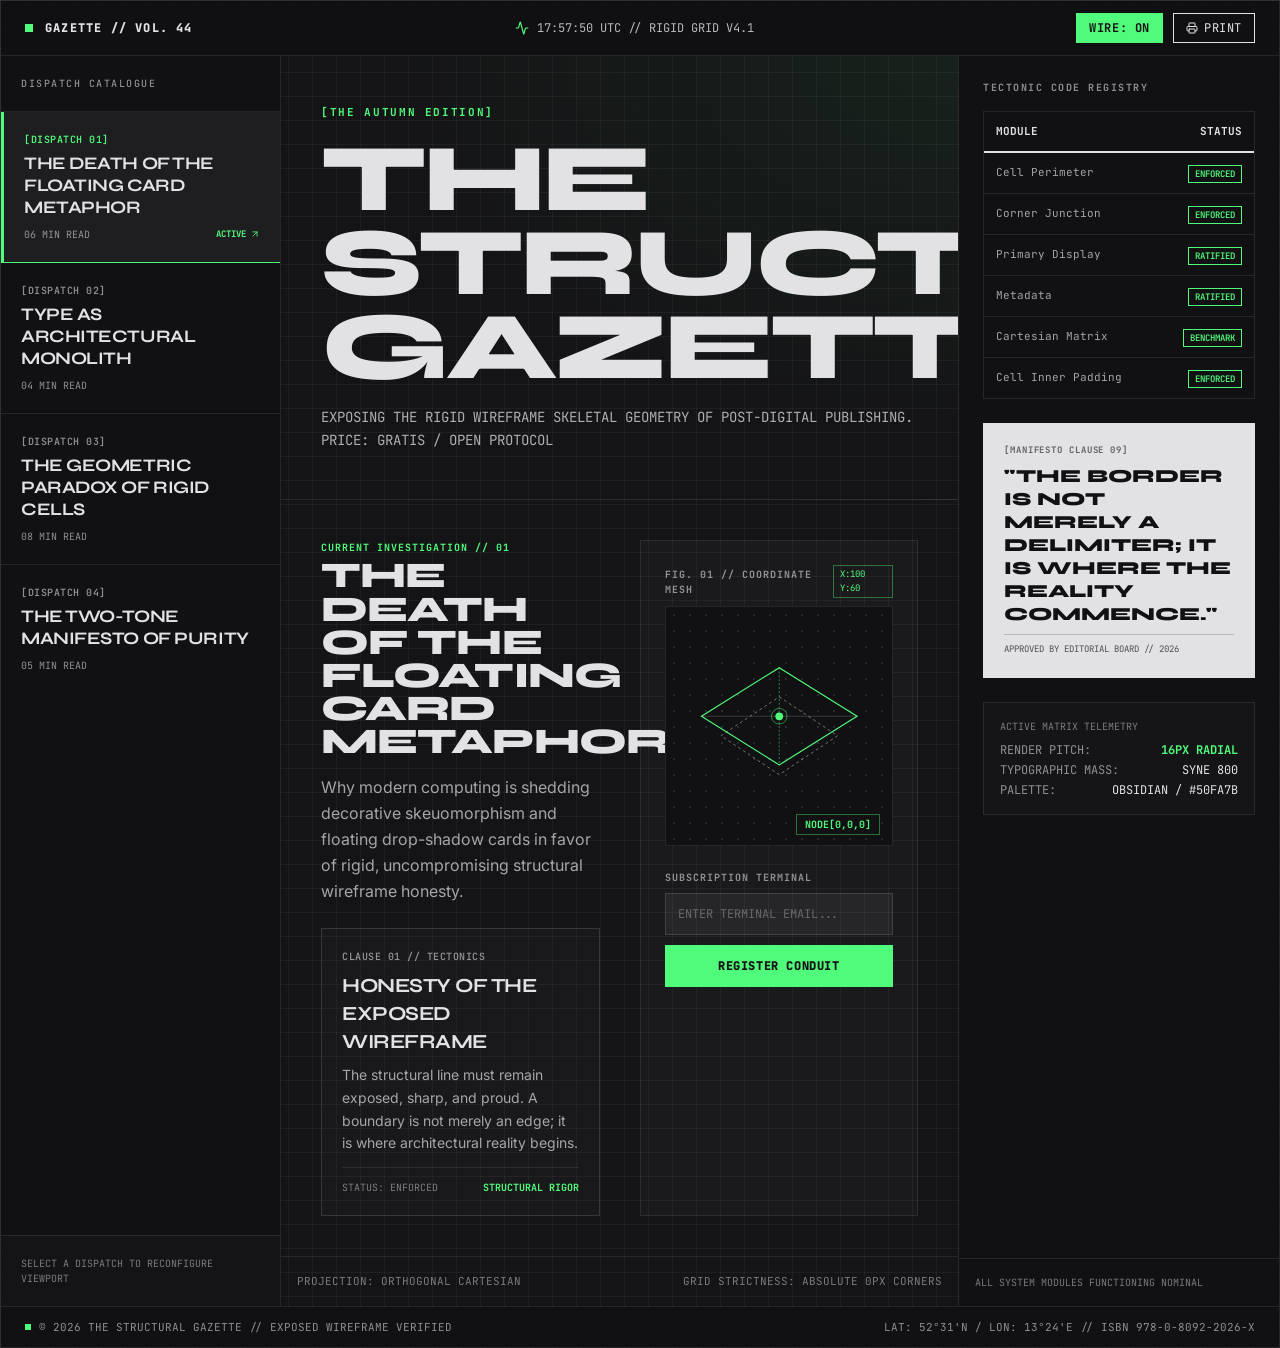
<file: docs/index.html>
<!doctype html>
<html lang="en">
  <head>
    <meta charset="UTF-8" />
    <meta name="viewport" content="width=device-width, initial-scale=1.0" />
    <title>Editorial Wireframe Gazette</title>
    <meta name="description" content="An editorial neo-brutalist publication interface featuring an exposed wireframe grid layout, stark condensed typography, and a two-tone high-contrast architectural palette." />
    <meta property="og:title" content="Editorial Wireframe Gazette" />
    <meta property="og:description" content="An editorial neo-brutalist publication interface featuring an exposed wireframe grid layout, stark condensed typography, and a two-tone high-contrast architectural palette." />
    <meta property="og:type" content="website" />
    <meta name="twitter:card" content="summary_large_image" />
    <link rel="preconnect" href="https://fonts.googleapis.com">
    <link rel="preconnect" href="https://fonts.gstatic.com" crossorigin>
    <link href="https://fonts.googleapis.com/css2?family=Inter:wght@300;400;500;600&family=JetBrains+Mono:wght@400;500;700&family=Syne:wght@700;800&family=Barlow+Condensed:wght@700;800;900&family=Space+Grotesk:wght@400;500;700&family=Space+Mono:wght@400;700&display=swap" rel="stylesheet">
    <script type="module" crossorigin src="./assets/index-BuCH1E73.js"></script>
    <link rel="stylesheet" crossorigin href="./assets/index-Ct3m6HJN.css">
  </head>
  <body class="bg-[#111113] text-[#e2e2e4] antialiased selection:bg-[#50fa7b] selection:text-[#111113]">
    <div id="root"></div>
  </body>
</html>
</file>
<file: docs/assets/index-Ct3m6HJN.css>
/*! tailwindcss v4.3.3 | MIT License | https://tailwindcss.com */@layer properties{@supports (((-webkit-hyphens:none)) and (not (margin-trim:inline))) or ((-moz-orient:inline) and (not (color:rgb(from red r g b)))){*,:before,:after,::backdrop{--tw-space-y-reverse:0;--tw-space-x-reverse:0;--tw-divide-y-reverse:0;--tw-border-style:solid;--tw-leading:initial;--tw-font-weight:initial;--tw-tracking:initial;--tw-blur:initial;--tw-brightness:initial;--tw-contrast:initial;--tw-grayscale:initial;--tw-hue-rotate:initial;--tw-invert:initial;--tw-opacity:initial;--tw-saturate:initial;--tw-sepia:initial;--tw-drop-shadow:initial;--tw-drop-shadow-color:initial;--tw-drop-shadow-alpha:100%;--tw-drop-shadow-size:initial;--tw-backdrop-blur:initial;--tw-backdrop-brightness:initial;--tw-backdrop-contrast:initial;--tw-backdrop-grayscale:initial;--tw-backdrop-hue-rotate:initial;--tw-backdrop-invert:initial;--tw-backdrop-opacity:initial;--tw-backdrop-saturate:initial;--tw-backdrop-sepia:initial;--tw-duration:initial;--tw-divide-x-reverse:0}}}@layer theme{:root,:host{--font-sans:-apple-system, BlinkMacSystemFont, "Segoe UI", Roboto, "Helvetica Neue", "Noto Sans", Arial, sans-serif, "Apple Color Emoji", "Segoe UI Emoji", "Segoe UI Symbol", "Noto Color Emoji";--font-mono:ui-monospace, SFMono-Regular, Menlo, Monaco, Consolas, "Liberation Mono", "Courier New", monospace;--spacing:.25rem;--container-2xl:42rem;--text-xs:.75rem;--text-xs--line-height:calc(1 / .75);--text-sm:.875rem;--text-sm--line-height:calc(1.25 / .875);--text-base:1rem;--text-base--line-height: 1.5 ;--text-xl:1.25rem;--text-xl--line-height:calc(1.75 / 1.25);--text-3xl:1.875rem;--text-3xl--line-height: 1.2 ;--text-4xl:2.25rem;--text-4xl--line-height:calc(2.5 / 2.25);--text-6xl:3.75rem;--text-6xl--line-height:1;--text-7xl:4.5rem;--text-7xl--line-height:1;--text-8xl:6rem;--text-8xl--line-height:1;--font-weight-medium:500;--font-weight-semibold:600;--font-weight-bold:700;--font-weight-extrabold:800;--tracking-tight:-.025em;--tracking-wider:.05em;--tracking-widest:.1em;--leading-tight:1.25;--leading-relaxed:1.625;--animate-ping:ping 1s cubic-bezier(0, 0, .2, 1) infinite;--animate-pulse:pulse 2s cubic-bezier(.4, 0, .6, 1) infinite;--blur-md:12px;--default-transition-duration:.15s;--default-transition-timing-function:cubic-bezier(.4, 0, .2, 1);--default-font-family:var(--font-sans);--default-mono-font-family:var(--font-mono)}}@layer base{*,:after,:before,::backdrop{box-sizing:border-box;border:0 solid;margin:0;padding:0}::file-selector-button{box-sizing:border-box;border:0 solid;margin:0;padding:0}html,:host{-webkit-text-size-adjust:100%;-moz-tab-size:4;tab-size:4;line-height:1.5;font-family:var(--default-font-family,-apple-system, BlinkMacSystemFont, "Segoe UI", Roboto, "Helvetica Neue", "Noto Sans", Arial, sans-serif, "Apple Color Emoji", "Segoe UI Emoji", "Segoe UI Symbol", "Noto Color Emoji");font-feature-settings:var(--default-font-feature-settings,normal);font-variation-settings:var(--default-font-variation-settings,normal);-webkit-tap-highlight-color:transparent}hr{height:0;color:inherit;border-top-width:1px}abbr:where([title]){-webkit-text-decoration:underline dotted;text-decoration:underline dotted}h1,h2,h3,h4,h5,h6{font-size:inherit;font-weight:inherit}a{color:inherit;-webkit-text-decoration:inherit;text-decoration:inherit}b,strong{font-weight:bolder}code,kbd,samp,pre{font-family:var(--default-mono-font-family,ui-monospace, SFMono-Regular, Menlo, Monaco, Consolas, "Liberation Mono", "Courier New", monospace);font-feature-settings:var(--default-mono-font-feature-settings,normal);font-variation-settings:var(--default-mono-font-variation-settings,normal);font-size:1em}small{font-size:80%}sub,sup{vertical-align:baseline;font-size:75%;line-height:0;position:relative}sub{bottom:-.25em}sup{top:-.5em}table{text-indent:0;border-color:inherit;border-collapse:collapse}:-moz-focusring:where(:not(iframe)){outline:auto}progress{vertical-align:baseline}summary{display:list-item}ol,ul,menu{list-style:none}img,svg,video,canvas,audio,iframe,embed,object{vertical-align:middle;display:block}img,video{max-width:100%;height:auto}button,input,select,optgroup,textarea{font:inherit;font-feature-settings:inherit;font-variation-settings:inherit;letter-spacing:inherit;color:inherit;opacity:1;background-color:#0000;border-radius:0}::file-selector-button{font:inherit;font-feature-settings:inherit;font-variation-settings:inherit;letter-spacing:inherit;color:inherit;opacity:1;background-color:#0000;border-radius:0}:where(select:is([multiple],[size])) optgroup{font-weight:bolder}:where(select:is([multiple],[size])) optgroup option{padding-inline-start:20px}::file-selector-button{margin-inline-end:4px}::placeholder{opacity:1}@supports (not ((-webkit-appearance:-apple-pay-button))) or (contain-intrinsic-size:1px){::placeholder{color:currentColor}@supports (color:color-mix(in lab,red,red)){::placeholder{color:color-mix(in oklab,currentcolor 50%,transparent)}}}textarea{resize:vertical}::-webkit-search-decoration{-webkit-appearance:none}::-webkit-date-and-time-value{min-height:1lh;text-align:inherit}::-webkit-datetime-edit{display:inline-flex}::-webkit-datetime-edit-fields-wrapper{padding:0}::-webkit-datetime-edit{padding-block:0}::-webkit-datetime-edit-year-field{padding-block:0}::-webkit-datetime-edit-month-field{padding-block:0}::-webkit-datetime-edit-day-field{padding-block:0}::-webkit-datetime-edit-hour-field{padding-block:0}::-webkit-datetime-edit-minute-field{padding-block:0}::-webkit-datetime-edit-second-field{padding-block:0}::-webkit-datetime-edit-millisecond-field{padding-block:0}::-webkit-datetime-edit-meridiem-field{padding-block:0}::-webkit-calendar-picker-indicator{line-height:1}:-moz-ui-invalid{box-shadow:none}button,input:where([type=button],[type=reset],[type=submit]){-webkit-appearance:button;-moz-appearance:button;appearance:button}::file-selector-button{-webkit-appearance:button;-moz-appearance:button;appearance:button}::-webkit-inner-spin-button{height:auto}::-webkit-outer-spin-button{height:auto}[hidden]:where(:not([hidden=until-found])){display:none!important}:root{--bg:#111113;--ink:#e2e2e4;--accent:#50fa7b;--ink-faint:#e2e2e41a;--ink-muted:#e2e2e499}body{background-color:var(--bg);color:var(--ink);-webkit-font-smoothing:antialiased;margin:0;padding:0;font-family:Inter,sans-serif}}@layer components;@layer utilities{.absolute{position:absolute}.relative{position:relative}.sticky{position:sticky}.top-0{top:0}.right-3{right:calc(var(--spacing) * 3)}.bottom-2\.5{bottom:calc(var(--spacing) * 2.5)}.z-50{z-index:50}.my-2{margin-block:calc(var(--spacing) * 2)}.my-4{margin-block:calc(var(--spacing) * 4)}.mt-3{margin-top:calc(var(--spacing) * 3)}.mb-1{margin-bottom:var(--spacing)}.mb-1\.5{margin-bottom:calc(var(--spacing) * 1.5)}.mb-2{margin-bottom:calc(var(--spacing) * 2)}.mb-3{margin-bottom:calc(var(--spacing) * 3)}.mb-4{margin-bottom:calc(var(--spacing) * 4)}.block{display:block}.flex{display:flex}.grid{display:grid}.hidden{display:none}.inline-block{display:inline-block}.h-1\.5{height:calc(var(--spacing) * 1.5)}.h-2{height:calc(var(--spacing) * 2)}.h-2\.5{height:calc(var(--spacing) * 2.5)}.h-3{height:calc(var(--spacing) * 3)}.h-3\.5{height:calc(var(--spacing) * 3.5)}.h-56{height:calc(var(--spacing) * 56)}.h-full{height:100%}.min-h-screen{min-height:100vh}.w-1\.5{width:calc(var(--spacing) * 1.5)}.w-2{width:calc(var(--spacing) * 2)}.w-2\.5{width:calc(var(--spacing) * 2.5)}.w-3{width:calc(var(--spacing) * 3)}.w-3\.5{width:calc(var(--spacing) * 3.5)}.w-full{width:100%}.max-w-2xl{max-width:var(--container-2xl)}.flex-1{flex:1}.border-collapse{border-collapse:collapse}.origin-center{transform-origin:50%}.animate-ping{animation:var(--animate-ping)}.animate-pulse{animation:var(--animate-pulse)}.cursor-crosshair{cursor:crosshair}.cursor-default{cursor:default}.cursor-pointer{cursor:pointer}.grid-cols-1{grid-template-columns:repeat(1,minmax(0,1fr))}.flex-col{flex-direction:column}.flex-wrap{flex-wrap:wrap}.items-center{align-items:center}.justify-between{justify-content:space-between}.justify-center{justify-content:center}.gap-1{gap:var(--spacing)}.gap-1\.5{gap:calc(var(--spacing) * 1.5)}.gap-8{gap:calc(var(--spacing) * 8)}:where(.space-y-1>:not(:last-child)){--tw-space-y-reverse:0;margin-block-start:calc(var(--spacing) * var(--tw-space-y-reverse));margin-block-end:calc(var(--spacing) * calc(1 - var(--tw-space-y-reverse)))}:where(.space-y-2>:not(:last-child)){--tw-space-y-reverse:0;margin-block-start:calc(calc(var(--spacing) * 2) * var(--tw-space-y-reverse));margin-block-end:calc(calc(var(--spacing) * 2) * calc(1 - var(--tw-space-y-reverse)))}:where(.space-y-2\.5>:not(:last-child)){--tw-space-y-reverse:0;margin-block-start:calc(calc(var(--spacing) * 2.5) * var(--tw-space-y-reverse));margin-block-end:calc(calc(var(--spacing) * 2.5) * calc(1 - var(--tw-space-y-reverse)))}:where(.space-y-6>:not(:last-child)){--tw-space-y-reverse:0;margin-block-start:calc(calc(var(--spacing) * 6) * var(--tw-space-y-reverse));margin-block-end:calc(calc(var(--spacing) * 6) * calc(1 - var(--tw-space-y-reverse)))}:where(.space-x-2>:not(:last-child)){--tw-space-x-reverse:0;margin-inline-start:calc(calc(var(--spacing) * 2) * var(--tw-space-x-reverse));margin-inline-end:calc(calc(var(--spacing) * 2) * calc(1 - var(--tw-space-x-reverse)))}:where(.space-x-2\.5>:not(:last-child)){--tw-space-x-reverse:0;margin-inline-start:calc(calc(var(--spacing) * 2.5) * var(--tw-space-x-reverse));margin-inline-end:calc(calc(var(--spacing) * 2.5) * calc(1 - var(--tw-space-x-reverse)))}:where(.space-x-3>:not(:last-child)){--tw-space-x-reverse:0;margin-inline-start:calc(calc(var(--spacing) * 3) * var(--tw-space-x-reverse));margin-inline-end:calc(calc(var(--spacing) * 3) * calc(1 - var(--tw-space-x-reverse)))}:where(.divide-y>:not(:last-child)){--tw-divide-y-reverse:0;border-bottom-style:var(--tw-border-style);border-top-style:var(--tw-border-style);border-top-width:calc(1px * var(--tw-divide-y-reverse));border-bottom-width:calc(1px * calc(1 - var(--tw-divide-y-reverse)))}:where(.divide-\[rgba\(226\,226\,228\,0\.1\)\]>:not(:last-child)){border-color:#e2e2e41a}.overflow-hidden{overflow:hidden}.overflow-y-auto{overflow-y:auto}.border{border-style:var(--tw-border-style);border-width:1px}.border-t{border-top-style:var(--tw-border-style);border-top-width:1px}.border-b{border-bottom-style:var(--tw-border-style);border-bottom-width:1px}.border-b-2{border-bottom-style:var(--tw-border-style);border-bottom-width:2px}.border-l-\[3px\]{border-left-style:var(--tw-border-style);border-left-width:3px}.border-\[\#50fa7b\]{border-color:#50fa7b}.border-\[\#50fa7b\]\/40{border-color:#50fa7b66}.border-\[\#111113\]\/20{border-color:#11111333}.border-\[\#e2e2e4\]{border-color:#e2e2e4}.border-\[rgba\(226\,226\,228\,0\.1\)\]{border-color:#e2e2e41a}.border-\[rgba\(226\,226\,228\,0\.15\)\]{border-color:#e2e2e426}.bg-\[\#50fa7b\]{background-color:#50fa7b}.bg-\[\#111113\]{background-color:#111113}.bg-\[\#111113\]\/90{background-color:#111113e6}.bg-\[\#e2e2e4\]{background-color:#e2e2e4}.bg-\[rgba\(226\,226\,228\,0\.03\)\]{background-color:#e2e2e408}.bg-\[rgba\(226\,226\,228\,0\.06\)\]{background-color:#e2e2e40f}.bg-\[rgba\(255\,255\,255\,0\.01\)\]{background-color:#ffffff03}.bg-\[rgba\(255\,255\,255\,0\.02\)\]{background-color:#ffffff05}.bg-\[rgba\(255\,255\,255\,0\.015\)\]{background-color:#ffffff04}.bg-transparent{background-color:#0000}.bg-\[radial-gradient\(ellipse_at_top_right\,rgba\(80\,250\,123\,0\.06\)\,transparent_60\%\)\]{background-image:radial-gradient(at 100% 0,#50fa7b0f,#0000 60%)}.stroke-\[3\]{stroke-width:3px}.p-2\.5{padding:calc(var(--spacing) * 2.5)}.p-3{padding:calc(var(--spacing) * 3)}.p-4{padding:calc(var(--spacing) * 4)}.p-5{padding:calc(var(--spacing) * 5)}.p-6{padding:calc(var(--spacing) * 6)}.px-1\.5{padding-inline:calc(var(--spacing) * 1.5)}.px-2{padding-inline:calc(var(--spacing) * 2)}.px-3{padding-inline:calc(var(--spacing) * 3)}.px-4{padding-inline:calc(var(--spacing) * 4)}.px-6{padding-inline:calc(var(--spacing) * 6)}.py-0\.5{padding-block:calc(var(--spacing) * .5)}.py-1\.5{padding-block:calc(var(--spacing) * 1.5)}.py-3{padding-block:calc(var(--spacing) * 3)}.py-10{padding-block:calc(var(--spacing) * 10)}.pt-2{padding-top:calc(var(--spacing) * 2)}.pt-3{padding-top:calc(var(--spacing) * 3)}.text-left{text-align:left}.text-right{text-align:right}.font-\[\'Inter\'\]{font-family:Inter}.font-\[\'JetBrains_Mono\'\]{font-family:JetBrains Mono}.font-\[\'Syne\'\]{font-family:Syne}.text-3xl{font-size:var(--text-3xl);line-height:var(--tw-leading,var(--text-3xl--line-height))}.text-4xl{font-size:var(--text-4xl);line-height:var(--tw-leading,var(--text-4xl--line-height))}.text-sm{font-size:var(--text-sm);line-height:var(--tw-leading,var(--text-sm--line-height))}.text-xl{font-size:var(--text-xl);line-height:var(--tw-leading,var(--text-xl--line-height))}.text-xs{font-size:var(--text-xs);line-height:var(--tw-leading,var(--text-xs--line-height))}.text-\[1\.1rem\]{font-size:1.1rem}.text-\[1\.15rem\]{font-size:1.15rem}.text-\[9px\]{font-size:9px}.text-\[10px\]{font-size:10px}.text-\[11px\]{font-size:11px}.leading-\[0\.88\]{--tw-leading:.88;line-height:.88}.leading-\[0\.92\]{--tw-leading:.92;line-height:.92}.leading-relaxed{--tw-leading:var(--leading-relaxed);line-height:var(--leading-relaxed)}.leading-tight{--tw-leading:var(--leading-tight);line-height:var(--leading-tight)}.font-bold{--tw-font-weight:var(--font-weight-bold);font-weight:var(--font-weight-bold)}.font-extrabold{--tw-font-weight:var(--font-weight-extrabold);font-weight:var(--font-weight-extrabold)}.font-medium{--tw-font-weight:var(--font-weight-medium);font-weight:var(--font-weight-medium)}.font-semibold{--tw-font-weight:var(--font-weight-semibold);font-weight:var(--font-weight-semibold)}.tracking-\[-0\.04em\]{--tw-tracking:-.04em;letter-spacing:-.04em}.tracking-\[0\.15em\]{--tw-tracking:.15em;letter-spacing:.15em}.tracking-tight{--tw-tracking:var(--tracking-tight);letter-spacing:var(--tracking-tight)}.tracking-wider{--tw-tracking:var(--tracking-wider);letter-spacing:var(--tracking-wider)}.tracking-widest{--tw-tracking:var(--tracking-widest);letter-spacing:var(--tracking-widest)}.text-\[\#50fa7b\]{color:#50fa7b}.text-\[\#111113\]{color:#111113}.text-\[\#111113\]\/60{color:#11111399}.text-\[\#111113\]\/70{color:#111113b3}.text-\[\#e2e2e4\]{color:#e2e2e4}.text-\[rgba\(226\,226\,228\,0\.5\)\]{color:#e2e2e480}.text-\[rgba\(226\,226\,228\,0\.6\)\]{color:#e2e2e499}.text-\[rgba\(226\,226\,228\,0\.7\)\]{color:#e2e2e4b3}.text-\[rgba\(226\,226\,228\,0\.8\)\]{color:#e2e2e4cc}.text-\[rgba\(226\,226\,228\,0\.75\)\]{color:#e2e2e4bf}.uppercase{text-transform:uppercase}.antialiased{-webkit-font-smoothing:antialiased;-moz-osx-font-smoothing:grayscale}.placeholder-\[rgba\(226\,226\,228\,0\.35\)\]::placeholder{color:#e2e2e459}.drop-shadow{--tw-drop-shadow-size:drop-shadow(0 1px 2px var(--tw-drop-shadow-color,#0000001a)) drop-shadow(0 1px 1px var(--tw-drop-shadow-color,#0000000f));--tw-drop-shadow:drop-shadow(0 1px 2px #0000001a) drop-shadow(0 1px 1px #0000000f);filter:var(--tw-blur,) var(--tw-brightness,) var(--tw-contrast,) var(--tw-grayscale,) var(--tw-hue-rotate,) var(--tw-invert,) var(--tw-saturate,) var(--tw-sepia,) var(--tw-drop-shadow,)}.backdrop-blur-md{--tw-backdrop-blur:blur(var(--blur-md));-webkit-backdrop-filter:var(--tw-backdrop-blur,) var(--tw-backdrop-brightness,) var(--tw-backdrop-contrast,) var(--tw-backdrop-grayscale,) var(--tw-backdrop-hue-rotate,) var(--tw-backdrop-invert,) var(--tw-backdrop-opacity,) var(--tw-backdrop-saturate,) var(--tw-backdrop-sepia,);backdrop-filter:var(--tw-backdrop-blur,) var(--tw-backdrop-brightness,) var(--tw-backdrop-contrast,) var(--tw-backdrop-grayscale,) var(--tw-backdrop-hue-rotate,) var(--tw-backdrop-invert,) var(--tw-backdrop-opacity,) var(--tw-backdrop-saturate,) var(--tw-backdrop-sepia,)}.transition-all{transition-property:all;transition-timing-function:var(--tw-ease,var(--default-transition-timing-function));transition-duration:var(--tw-duration,var(--default-transition-duration))}.transition-colors{transition-property:color,background-color,border-color,outline-color,text-decoration-color,fill,stroke,--tw-gradient-from,--tw-gradient-via,--tw-gradient-to;transition-timing-function:var(--tw-ease,var(--default-transition-timing-function));transition-duration:var(--tw-duration,var(--default-transition-duration))}.duration-150{--tw-duration:.15s;transition-duration:.15s}.select-none{-webkit-user-select:none;user-select:none}@media(hover:hover){.group-hover\:text-\[\#50fa7b\]:is(:where(.group):hover *){color:#50fa7b}}.selection\:bg-\[\#50fa7b\] ::selection{background-color:#50fa7b}.selection\:bg-\[\#50fa7b\]::selection{background-color:#50fa7b}.selection\:text-\[\#111113\] ::selection{color:#111113}.selection\:text-\[\#111113\]::selection{color:#111113}@media(hover:hover){.hover\:bg-\[\#45e06e\]:hover{background-color:#45e06e}.hover\:bg-\[\#e2e2e4\]:hover{background-color:#e2e2e4}.hover\:bg-\[rgba\(226\,226\,228\,0\.02\)\]:hover{background-color:#e2e2e405}.hover\:bg-\[rgba\(255\,255\,255\,0\.03\)\]:hover{background-color:#ffffff08}.hover\:text-\[\#50fa7b\]:hover{color:#50fa7b}.hover\:text-\[\#111113\]:hover{color:#111113}}.focus\:border-\[\#50fa7b\]:focus{border-color:#50fa7b}.focus\:outline-none:focus{--tw-outline-style:none;outline-style:none}@media(min-width:40rem){.sm\:h-60{height:calc(var(--spacing) * 60)}.sm\:p-10{padding:calc(var(--spacing) * 10)}.sm\:px-6{padding-inline:calc(var(--spacing) * 6)}.sm\:px-10{padding-inline:calc(var(--spacing) * 10)}.sm\:py-12{padding-block:calc(var(--spacing) * 12)}.sm\:text-4xl{font-size:var(--text-4xl);line-height:var(--tw-leading,var(--text-4xl--line-height))}.sm\:text-6xl{font-size:var(--text-6xl);line-height:var(--tw-leading,var(--text-6xl--line-height))}.sm\:text-base{font-size:var(--text-base);line-height:var(--tw-leading,var(--text-base--line-height))}.sm\:text-sm{font-size:var(--text-sm);line-height:var(--tw-leading,var(--text-sm--line-height))}}@media(min-width:48rem){.md\:flex{display:flex}.md\:grid-cols-2{grid-template-columns:repeat(2,minmax(0,1fr))}.md\:text-7xl{font-size:var(--text-7xl);line-height:var(--tw-leading,var(--text-7xl--line-height))}}@media(min-width:64rem){.lg\:grid-cols-\[280px_1fr_320px\]{grid-template-columns:280px 1fr 320px}.lg\:gap-10{gap:calc(var(--spacing) * 10)}:where(.lg\:divide-x>:not(:last-child)){--tw-divide-x-reverse:0;border-inline-style:var(--tw-border-style);border-inline-start-width:calc(1px * var(--tw-divide-x-reverse));border-inline-end-width:calc(1px * calc(1 - var(--tw-divide-x-reverse)))}:where(.lg\:divide-y-0>:not(:last-child)){--tw-divide-y-reverse:0;border-bottom-style:var(--tw-border-style);border-top-style:var(--tw-border-style);border-top-width:calc(0px * var(--tw-divide-y-reverse));border-bottom-width:calc(0px * calc(1 - var(--tw-divide-y-reverse)))}.lg\:text-8xl{font-size:var(--text-8xl);line-height:var(--tw-leading,var(--text-8xl--line-height))}}}.font-syne{font-family:Syne,sans-serif}.font-mono-code,.mono{font-family:JetBrains Mono,monospace}.label{letter-spacing:.15em;text-transform:uppercase;color:var(--ink-muted);font-family:JetBrains Mono,monospace;font-size:.65rem;font-weight:500}.wireframe-grid-dark{background-image:linear-gradient(90deg,#e2e2e40d 1px,#0000 1px),linear-gradient(#e2e2e40d 1px,#0000 1px);background-size:24px 24px}.schematic-grid{background-image:radial-gradient(#e2e2e41f 1px,#0000 1px);background-size:16px 16px}::-webkit-scrollbar{width:5px;height:5px}::-webkit-scrollbar-track{background:#111113}::-webkit-scrollbar-thumb{background:#e2e2e433}::-webkit-scrollbar-thumb:hover{background:var(--accent)}button,input,select,textarea,a{border-radius:0!important}button:focus-visible,input:focus-visible,select:focus-visible,a:focus-visible{outline:2px solid var(--accent);outline-offset:1px}@property --tw-space-y-reverse{syntax:"*";inherits:false;initial-value:0}@property --tw-space-x-reverse{syntax:"*";inherits:false;initial-value:0}@property --tw-divide-y-reverse{syntax:"*";inherits:false;initial-value:0}@property --tw-border-style{syntax:"*";inherits:false;initial-value:solid}@property --tw-leading{syntax:"*";inherits:false}@property --tw-font-weight{syntax:"*";inherits:false}@property --tw-tracking{syntax:"*";inherits:false}@property --tw-blur{syntax:"*";inherits:false}@property --tw-brightness{syntax:"*";inherits:false}@property --tw-contrast{syntax:"*";inherits:false}@property --tw-grayscale{syntax:"*";inherits:false}@property --tw-hue-rotate{syntax:"*";inherits:false}@property --tw-invert{syntax:"*";inherits:false}@property --tw-opacity{syntax:"*";inherits:false}@property --tw-saturate{syntax:"*";inherits:false}@property --tw-sepia{syntax:"*";inherits:false}@property --tw-drop-shadow{syntax:"*";inherits:false}@property --tw-drop-shadow-color{syntax:"*";inherits:false}@property --tw-drop-shadow-alpha{syntax:"<percentage>";inherits:false;initial-value:100%}@property --tw-drop-shadow-size{syntax:"*";inherits:false}@property --tw-backdrop-blur{syntax:"*";inherits:false}@property --tw-backdrop-brightness{syntax:"*";inherits:false}@property --tw-backdrop-contrast{syntax:"*";inherits:false}@property --tw-backdrop-grayscale{syntax:"*";inherits:false}@property --tw-backdrop-hue-rotate{syntax:"*";inherits:false}@property --tw-backdrop-invert{syntax:"*";inherits:false}@property --tw-backdrop-opacity{syntax:"*";inherits:false}@property --tw-backdrop-saturate{syntax:"*";inherits:false}@property --tw-backdrop-sepia{syntax:"*";inherits:false}@property --tw-duration{syntax:"*";inherits:false}@property --tw-divide-x-reverse{syntax:"*";inherits:false;initial-value:0}@keyframes ping{75%,to{opacity:0;transform:scale(2)}}@keyframes pulse{50%{opacity:.5}}
</file>
